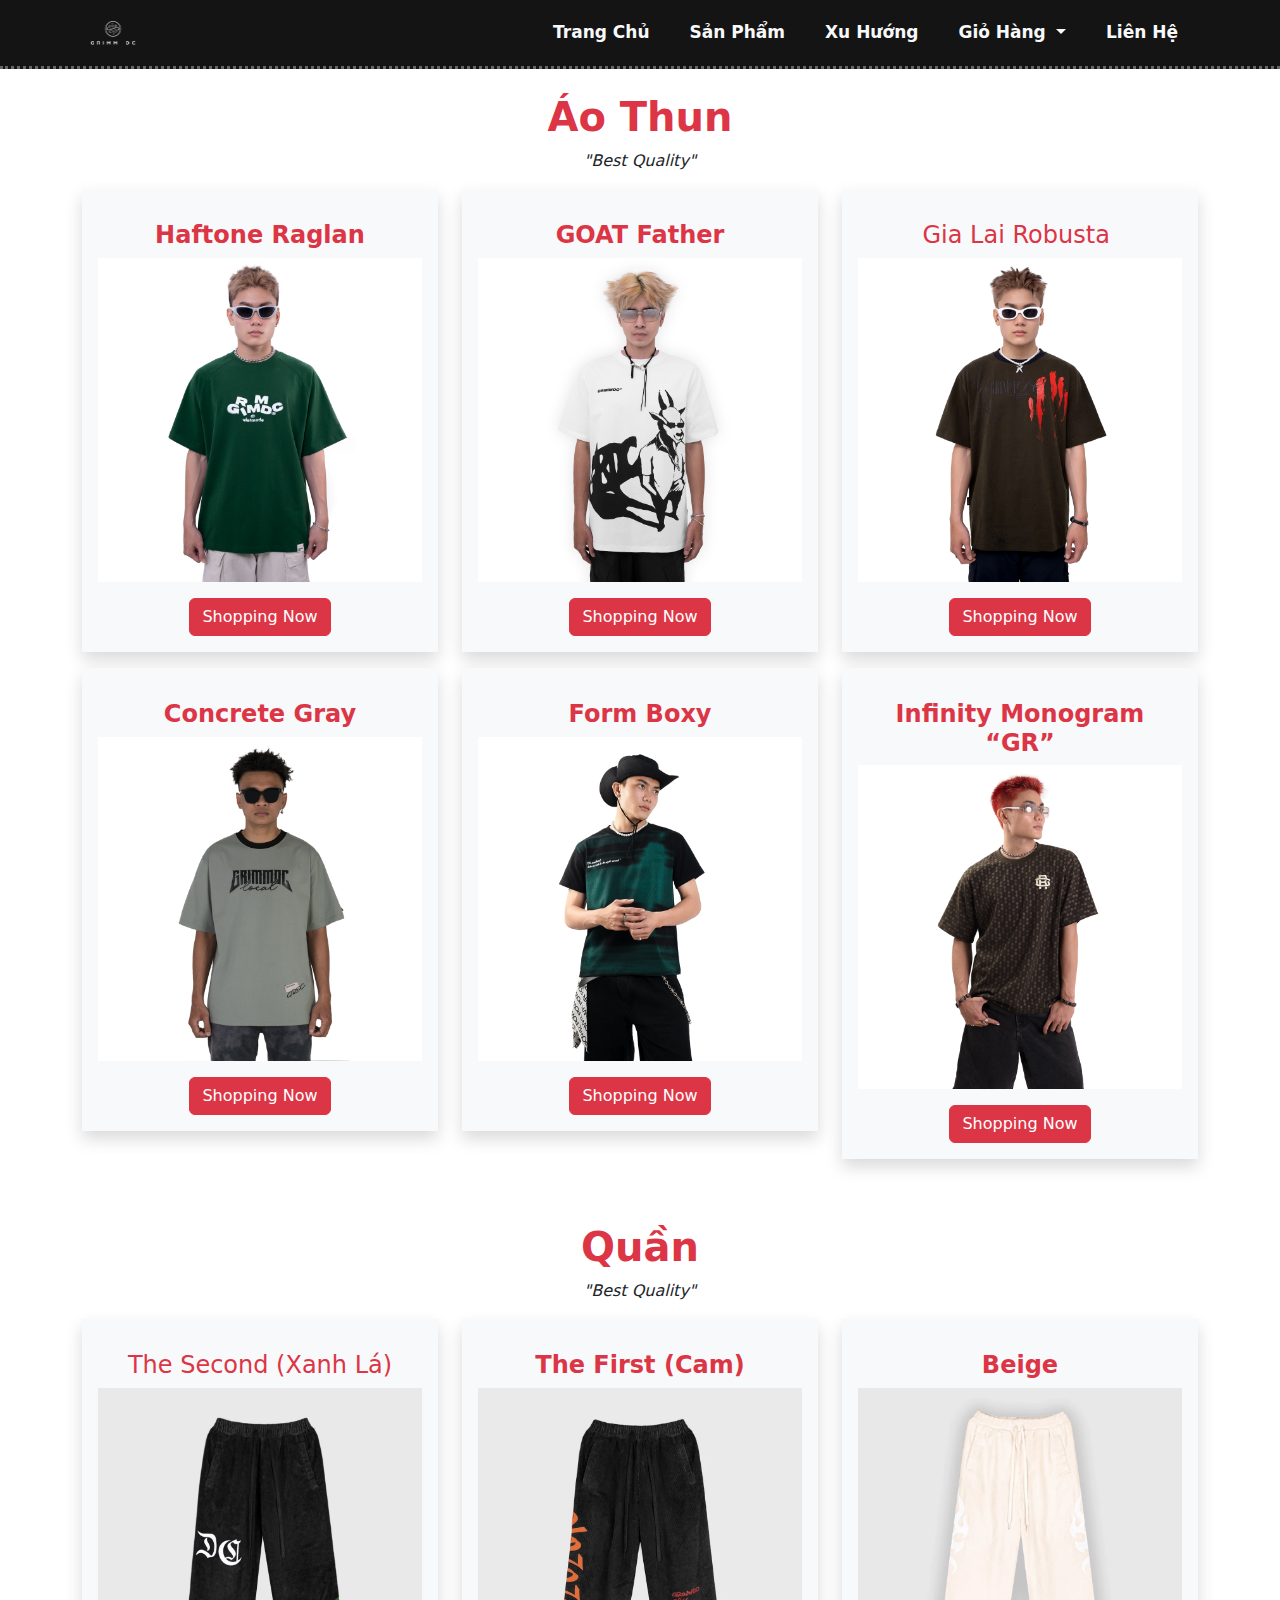
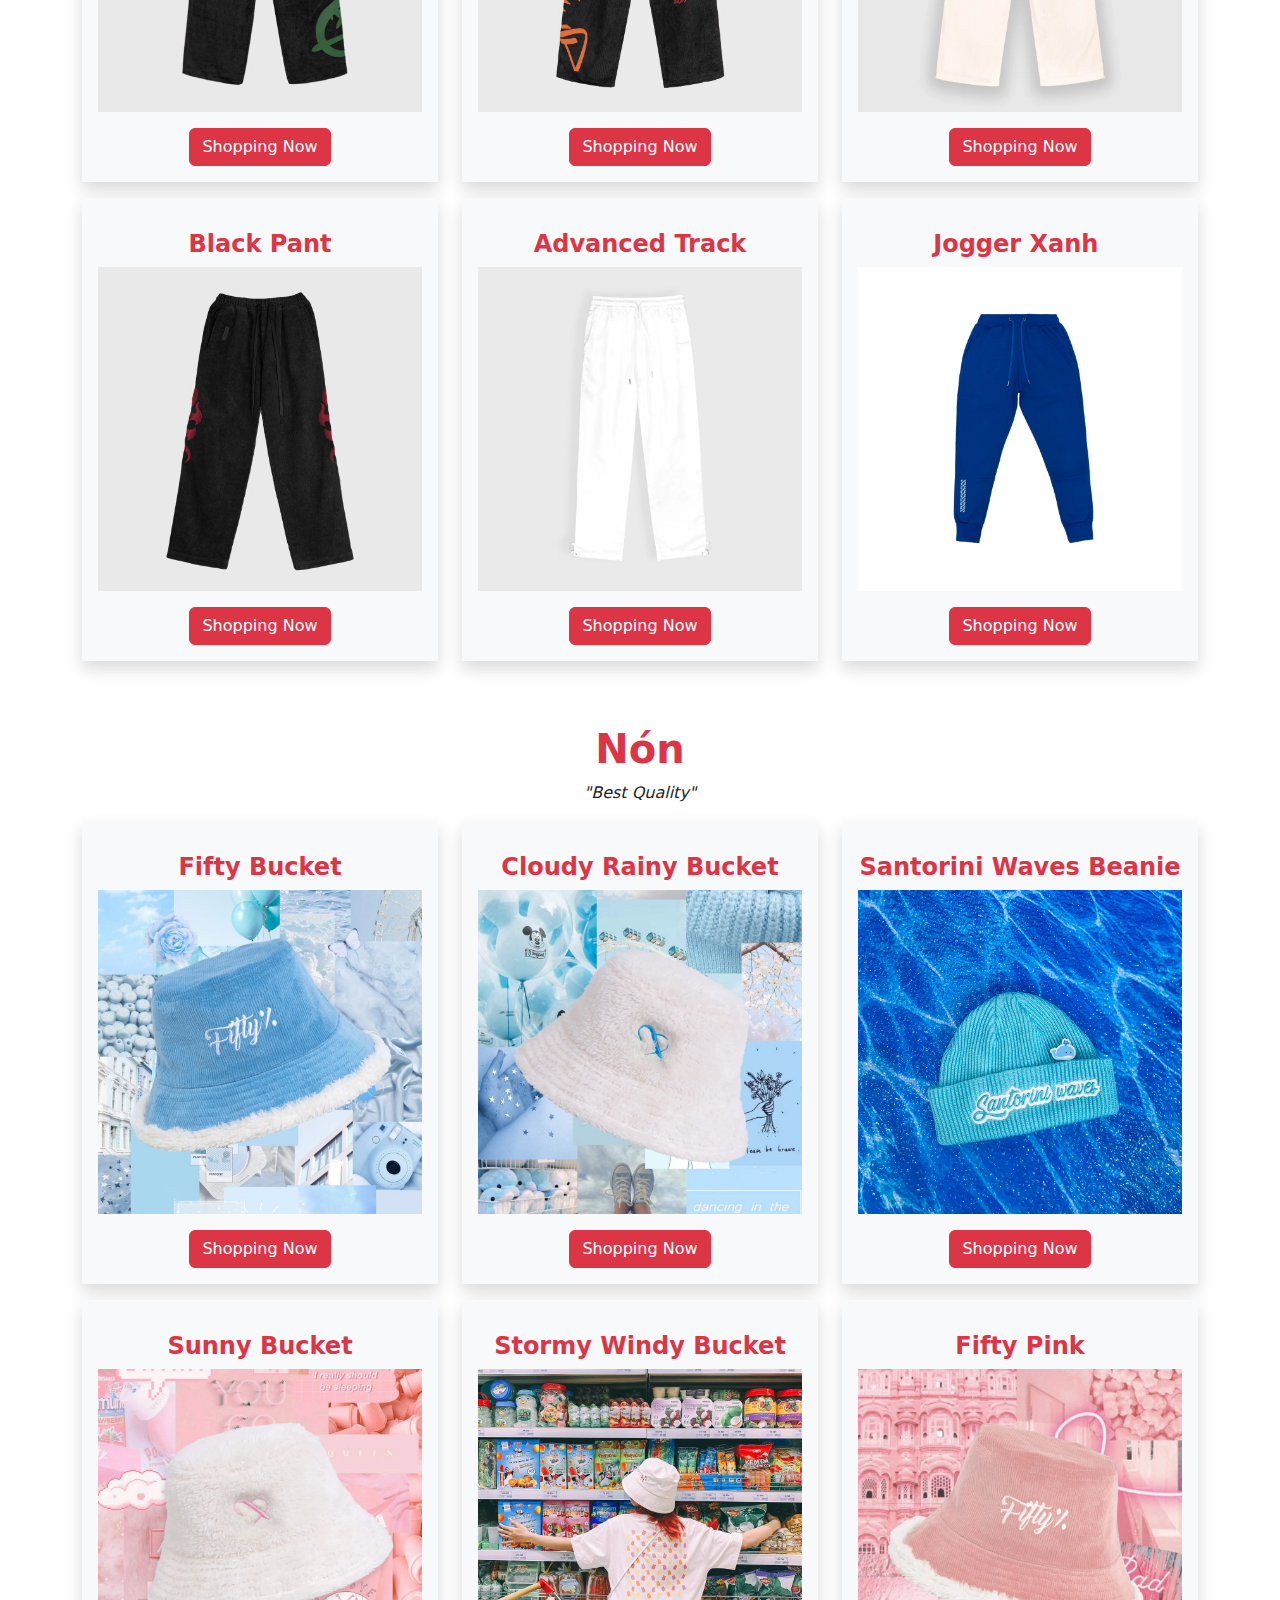
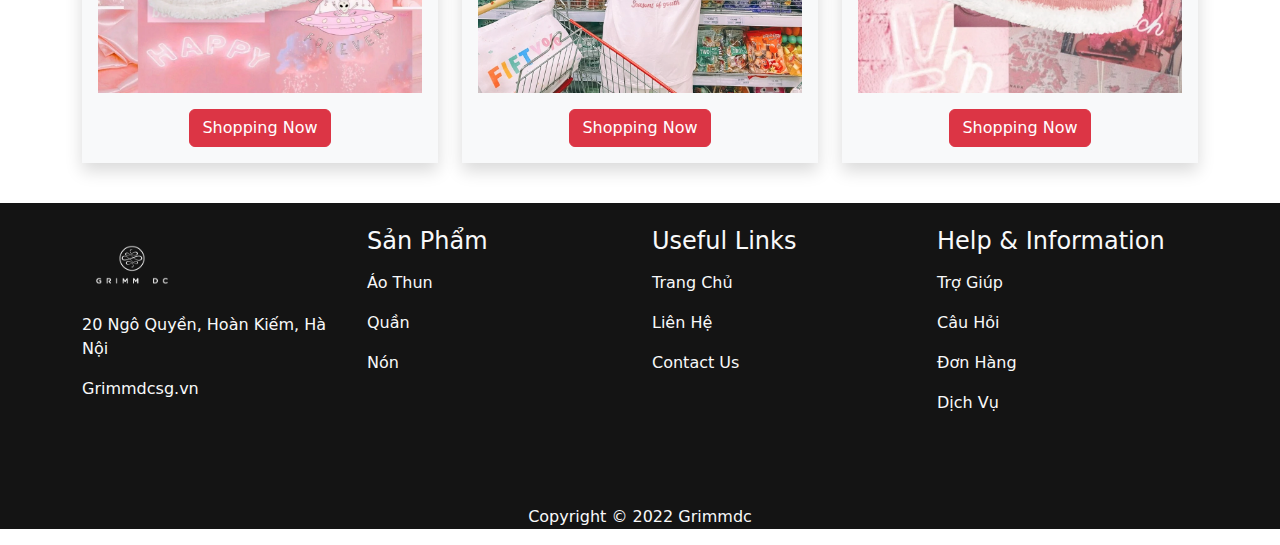
<file: men.html>
<!doctype html>
<html><!-- InstanceBegin template="/Templates/test.dwt" codeOutsideHTMLIsLocked="false" -->
<head>
<meta charset="utf-8">
<meta name="viewport" content="width=device-width, initial-scale=1">
<!-- InstanceBeginEditable name="doctitle" -->
<title>Untitled Document</title>
<!-- InstanceEndEditable -->
<link rel="stylesheet" href="css/css.css">
<link rel="stylesheet" href="css/bootstrap.css">
<link rel="stylesheet" href="css/all.min.css">
	<link rel="stylesheet" href="css/owl.carousel.css">
	<link rel="stylesheet" href="css/owl.theme.default.css">
	<link rel="icon" href="images/bl1.webp" type="image/x-icon">
<script src="js/bootstrap.bundle.min.js"></script>
<!-- InstanceBeginEditable name="head" -->
<!-- InstanceEndEditable -->
</head>

<body>
<nav class="navbar navbar-expand-lg  color1 border-bot">
  <div class="container"> <a class="navbar-brand" href="#"><img src="images/logo.webp" alt="" class="img-logo"></a>
    <button class="navbar-toggler" type="button" data-bs-toggle="collapse" data-bs-target="#navbarSupportedContent" aria-controls="navbarSupportedContent" aria-expanded="false" aria-label="Toggle navigation"> <span class="navbar-toggler-icon"></span> </button>
    <div class="collapse navbar-collapse" id="navbarSupportedContent">
      <ul class="navbar-nav ms-auto mb-2 mb-lg-0 ">
        <li class="nav-item"> <a class="nav-link active text-light" aria-current="page" href="index.html">Trang Chủ</a> </li>
        <li class="nav-item"> <a class="nav-link text-light" href="men.html">Sản Phẩm</a> </li>
       
        <li class="nav-item"> <a class="nav-link text-light">  Xu Hướng</a> </li>
        
        <li class="nav-item dropdown"> <a class="nav-link dropdown-toggle text-light" href="#" role="button" data-bs-toggle="dropdown" aria-expanded="false">  Giỏ Hàng </a>
          <ul class="dropdown-menu">
            <li><a class="dropdown-item " href="#"> Trạng Thái Đơn Hàng</a></li>
            <li><a class="dropdown-item " href="#"> Đơn Hàng</a></li>
          
            
          </ul>
        </li>
        <li class="nav-item"> <a class="nav-link text-light" href="explore.html">Liên Hệ</a> </li>
      </ul>
    </div>
  </div>
</nav>
<!-- InstanceBeginEditable name="fullwidth" -->
<main>
	<section id="at" class="py-4">
		<div class="container">
		<h1 class="text-center text-danger"> <strong> Áo Thun </strong> </h1>
			<p class="text-center"><i>"Best Quality"</i></p>
		
			<div class="row">
			<div class="col-lg-4 mb-3">
				<div class="shadow bg-light text-center p-3">
				<h4 class="pt-3 text-danger"><strong>Haftone Raglan</strong></h4>
			
				  <img src="images/at1.webp" alt="" class="img-fluid">
				  <p></p>
					<button type="button" class="btn btn-danger">Shopping Now</button>
			  </div>
				
			  </div>
					<div class="col-lg-4 mb-3">
				<div class="shadow bg-light text-center p-3">
				<h4 class="pt-3 text-danger"><strong>GOAT Father</strong></h4>
				
					<img src="images/at2.webp" alt="" class="img-fluid">
				  <p></p>
					<button type="button" class="btn btn-danger">Shopping Now</button>
				</div>
				
				</div>
					<div class="col-lg-4 mb-3 ">
				<div class="shadow bg-light text-center p-3">
				<h4 class="pt-3 text-danger">Gia Lai Robusta&nbsp;</h4>
					
				  <img src="images/at3.webp" alt="" class="img-fluid">
				  <p></p>
					<button type="button" class="btn btn-danger">Shopping Now</button>
				</div>
				
				</div>
			</div>
			
			<div class="row">
			<div class="col-lg-4 mb-3">
				<div class="shadow bg-light text-center p-3">
				<h4 class="pt-3 text-danger"><strong>Concrete Gray</strong></h4>
				
					<img src="images/at4.webp" alt="" class="img-fluid">
				  <p></p>
					<button type="button" class="btn btn-danger">Shopping Now</button>
			  </div>
				
			  </div>
					<div class="col-lg-4 mb-3">
				<div class="shadow bg-light text-center p-3">
				<h4 class="pt-3 text-danger"><strong>Form Boxy</strong></h4>
				
					<img src="images/at5.webp" alt="" class="img-fluid">
				  <p></p>
					<button type="button" class="btn btn-danger">Shopping Now</button>
				</div>
				
				</div>
					<div class="col-lg-4 mb-3 ">
				<div class="shadow bg-light text-center p-3">
				<h4 class="pt-3 text-danger"><strong>Infinity Monogram “GR”</strong></h4>
				
					<img src="images/at6.png" alt="" class="img-fluid">
				  <p></p>
					<button type="button" class="btn btn-danger">Shopping Now</button>
				</div>
				
			  </div>
			</div>
			
		</div>
	
	
	
	</section>
	
	
	
	<section id="quan" class="py-4">
		<div class="container">
		<h1 class="text-center text-danger"> <strong> Quần </strong> </h1>
			<p class="text-center"><i>"Best Quality"</i></p>
		
			<div class="row">
			<div class="col-lg-4 mb-3">
				<div class="shadow bg-light text-center p-3">
				<h4 class="pt-3 text-danger">The Second (Xanh Lá)</h4>
				
				  <img src="images/q1.webp" alt="" class="img-fluid">
				  <p></p>
					<button type="button" class="btn btn-danger">Shopping Now</button>
			  </div>
				
			  </div>
					<div class="col-lg-4 mb-3">
				<div class="shadow bg-light text-center p-3">
				<h4 class="pt-3 text-danger"><strong>The First (Cam)</strong></h4>
					
					<img src="images/q2.webp" alt="" class="img-fluid">
				  <p></p>
					<button type="button" class="btn btn-danger">Shopping Now</button>
				</div>
				
				</div>
					<div class="col-lg-4 mb-3 ">
				<div class="shadow bg-light text-center p-3">
				<h4 class="pt-3 text-danger"><strong>Beige</strong></h4>
					
					<img src="images/q3.webp" alt="" class="img-fluid">
				  <p></p>
					<button type="button" class="btn btn-danger">Shopping Now</button>
				</div>
				
				</div>
			</div>
			
			<div class="row">
			<div class="col-lg-4 mb-3">
				<div class="shadow bg-light text-center p-3">
				<h4 class="pt-3 text-danger"><strong>Black Pant</strong></h4>
					
					<img src="images/q4.webp" alt="" class="img-fluid">
				  <p></p>
					<button type="button" class="btn btn-danger">Shopping Now</button>
			  </div>
				
			  </div>
					<div class="col-lg-4 mb-3">
				<div class="shadow bg-light text-center p-3">
				<h4 class="pt-3 text-danger"><strong>Advanced Track</strong></h4>
					
					<img src="images/q5.webp" alt="" class="img-fluid">
				  <p></p>
					<button type="button" class="btn btn-danger">Shopping Now</button>
				</div>
				
				</div>
					<div class="col-lg-4 mb-3 ">
				<div class="shadow bg-light text-center p-3">
				<h4 class="pt-3 text-danger"><strong>Jogger Xanh&nbsp;</strong></h4>
					
					<img src="images/q6.webp" alt="" class="img-fluid">
				  <p></p>
					<button type="button" class="btn btn-danger">Shopping Now</button>
				</div>
				
			  </div>
			</div>
			
		</div>
	
	
	
	</section>
	<section id="non" class="py-4">
		<div class="container">
		<h1 class="text-center text-danger"> <strong> Nón </strong> </h1>
			<p class="text-center"><i>"Best Quality"</i></p>
		
			<div class="row">
			<div class="col-lg-4 mb-3">
				<div class="shadow bg-light text-center p-3">
				<h4 class="pt-3 text-danger"><strong>Fifty Bucket</strong></h4>
			
				  <img src="images/n1.webp"  alt="" class="img-fluid">
				  <p></p>
					<button type="button" class="btn btn-danger">Shopping Now</button>
			  </div>
				
			  </div>
					<div class="col-lg-4 mb-3">
				<div class="shadow bg-light text-center p-3">
				<h4 class="pt-3 text-danger"><strong>Cloudy Rainy Bucket</strong></h4>
				
					<img src="images/n3.webp" alt="" class="img-fluid">
				  <p></p>
					<button type="button" class="btn btn-danger">Shopping Now</button>
				</div>
				
				</div>
					<div class="col-lg-4 mb-3 ">
				<div class="shadow bg-light text-center p-3">
				<h4 class="pt-3 text-danger"><strong>Santorini Waves Beanie</strong></h4>
					
					<img src="images/n4.jpeg" alt="" class="img-fluid">
				  <p></p>
					<button type="button" class="btn btn-danger">Shopping Now</button>
				</div>
				
				</div>
			</div>
			
			<div class="row">
			<div class="col-lg-4 mb-3">
				<div class="shadow bg-light text-center p-3">
				<h4 class="pt-3 text-danger"><strong>Sunny Bucket</strong></h4>
				
					<img src="images/n5.webp"  alt="" class="img-fluid">
				  <p></p>
					<button type="button" class="btn btn-danger">Shopping Now</button>
			  </div>
				
			  </div>
					<div class="col-lg-4 mb-3">
				<div class="shadow bg-light text-center p-3">
				<h4 class="pt-3 text-danger"><strong>Stormy Windy Bucket</strong></h4>
				
					<img src="images/n7.webp" alt="" class="img-fluid">
				  <p></p>
					<button type="button" class="btn btn-danger">Shopping Now</button>
				</div>
				
				</div>
					<div class="col-lg-4 mb-3 ">
				<div class="shadow bg-light text-center p-3">
				<h4 class="pt-3 text-danger"><strong>Fifty Pink</strong></h4>
				
					<img src="images/nn.webp"  alt="" class="img-fluid">
				  <p></p>
					<button type="button" class="btn btn-danger">Shopping Now</button>
				</div>
				
			  </div>
			</div>
			
	  </div>
	
	
	
	</section>
	</main>
<!-- InstanceEndEditable -->
<footer class="bg-dark text-light color1">
		<div class="container">
		<div class="row pt-4">
			<div class="col-lg-3 ">
				<a href="index.html"><img src="images/logo.webp" alt="" class="img-logo-head"></a>
			
			<p class="pt-3">20 Ngô Quyền, Hoàn Kiếm, Hà Nội</p>
			<p>Grimmdcsg.vn</p>
			<p>&nbsp;</p>
				</div>
		<div class="col-lg-3 ">
				<h4>	Sản Phẩm </h4>
			<ul class="navbar-nav">
			<li class="nav-item"><a href="men.html" class="nav-link">Áo Thun</a></li>
				<li class="nav-item"><a href="" class="nav-link">Quần</a></li>
				<li class="nav-item"><a href="" class="nav-link"> Nón</a></li>
				
				
			</ul>
			
				</div>
			<div class="col-lg-3 ">
				<h4> Useful Links </h4>
			<ul class="navbar-nav">
			<li class="nav-item"><a href="index.html" class="nav-link"> Trang Chủ</a></li>
				<li class="nav-item"><a href="explore.html" class="nav-link"> Liên Hệ</a></li>
				
					<li class="nav-item"><a href="" class="nav-link">Contact Us</a></li>
				
				
				
			</ul>
			
				</div>
			<div class="col-lg-3 ">
				<h4>Help &amp; Information </h4>
			<ul class="navbar-nav">
			<li class="nav-item"><a href="" class="nav-link">Trợ Giúp</a></li>
				<li class="nav-item"><a href="" class="nav-link"> Câu Hỏi&nbsp;</a></li>
				<li class="nav-item"><a href="" class="nav-link">Đơn Hàng</a></li>
				<li class="nav-item"><a href="" class="nav-link"> Dịch Vụ</a></li>
				
				
			</ul>
			
				</div>
		
			
			
			</div>
			<p class="text-center pt-5">Copyright © 2022 Grimmdc </p>
		
		
		
		</div>
	
	
	
	
	</footer>
	<script src="js/jquery-3.6.0.min.js"></script>
		<script src="js/owl.carousel.js"></script>
	<script src="js/control.js"></script>
	
</body>
<!-- InstanceEnd --></html>
</file>
<file: css/css.css>
@charset "utf-8";
/* CSS Document */
.navbar .navbar-nav .nav-item .nav-link {
  padding: 8px 20px;
  font-size: 17px;
  font-weight: 600;
  border-radius: 20px
}
.navbar .navbar-nav .nav-item .nav-link:hover {
  background-color: red;
  color: black
}
.navbar .navbar-nav .nav-item .dropdown-menu {
  background-color: white;
  padding-top: 0;
  padding-bottom: 0;
  width: 230px
#626262}
.navbar .navbar-nav .nav-item .dropdown-menu li {
  border-bottom: 1px dotted 
}
.navbar .navbar-nav .nav-item .dropdown-menu .dropdown-item {
  color: #8B0002;
  transition: all 0.6s}
.navbar .navbar-nav .nav-item .dropdown-menu .dropdown-item:hover {
  padding-left: 30px;
  color: black
}
main {
  width: 100%;
  min-height: 800px
}
.footer .navbar-nav .nav-item .nav-link {
  padding: 10px
}
.footer .navbar-nav .nav-item .nav-link:hover {
  color: #BA9F78
}
@media (max-width: 667px) {
  footer {
    text-align: center
  }
}
.border-bot {
  border-bottom: 3px dotted #676767
}
.banner-r {
  position: relative
}
.cover {
  position: absolute;
  width: 90%;
  height: 90%;
  background-color: rgba(0, 0, 0, 0.8);
  left: 5%;
  top: 5%;
  color: white;
  text-align: center;
  display: flex;
  flex-direction: column;
  justify-content: center;
  align-items: center;
  transform: scale(0)rotateY(360deg);
  transition: all 1s
}
.banner-r:hover .cover {
  transform: scale(1)rotateY(0deg)
}
.hinh {
  position: relative;
  overflow: hidden
}
.icon {
  position: absolute;
  width: 80%;
  height: 45px;
  left: 10%;
  top: 105%;
  display: flex;
  justify-content: space-around;
  transition: all 0.8s
}
.icon a {
  height: 45px;
  width: 45px;
  background-color: whitesmoke;
  color: black;
  border-radius: 50%;
  display: flex;
  justify-content: center;
  align-items: center;
  text-decoration: none
}
.icon a:hover {
  background-color: antiquewhite;
  color: black
}
.hinh:hover .icon {
  top: 60%
}
#sp-men .owl-nav {
  position: absolute;
  left: 0px;
  top: 30%;
  width: 100%;
}
#sp-men .owl-nav [class*='owl-'] {
  font-size: 40px; /*background:rgba(255,255,255,.5);border:1px solid #fff; */ color: black
}
#sp-men .owl-nav .owl-next {
  position: absolute;
  right: -2%;
}
#sp-men .owl-nav .owl-prev {
  position: absolute;
  left: -2%;
}
#sp-men .owl-nav [class*='owl-']:hover {
  background: none;
  border: none;
  color: red;
  text-decoration: none;
}
#sp-women .owl-nav {
  position: absolute;
  left: 0px;
  top: 30%;
  width: 100%;
}
#sp-women .owl-nav [class*='owl-'] {
  font-size: 40px; /*background:rgba(255,255,255,.5);border:1px solid #fff; */ color: black
}
#sp-women .owl-nav .owl-next {
  position: absolute;
  right: -2%;
}
#sp-women .owl-nav .owl-prev {
  position: absolute;
  left: -2%;
}
#sp-women .owl-nav [class*='owl-']:hover {
  background: none;
  border: none;
  color: red;
  text-decoration: none;
}

#sp-kid .owl-nav {
  position: absolute;
  left: 0px;
  top: 30%;
  width: 100%;
}
#sp-kid .owl-nav [class*='owl-'] {
  font-size: 40px; /*background:rgba(255,255,255,.5);border:1px solid #fff; */ color: black
}
#sp-kid .owl-nav .owl-next {
  position: absolute;
  right: -2%;
}
#sp-kid .owl-nav .owl-prev {
  position: absolute;
  left: -2%;
}
#sp-kid .owl-nav [class*='owl-']:hover {
  background: none;
  border: none;
  color: red;
  text-decoration: none;
}
.box {
  width: 100%;
  height: 100%;
  background-color: #AD090B ;
  padding: 15px;
  text-align: center;
  display: flex;
  flex-direction: column;
  justify-content: center
}
#media .instagram {
  position: relative;
  overflow: hidden
}
#media .cover2 {
  position: absolute;
  width: 100%;
  height: 100%;
  background-color: rgba(0, 0, 0, 0.8);
  left: 0;
  top: 100%;
  color: white;
  padding: 10px;
  display: flex;
  flex-direction: column;
  justify-content: flex-end;
  transition: all 0.8s
}
#media .cover2 a {
  color: white
}
#media .cover2 a:hover {
  color: red
}
#media .instagram:hover .cover2 {
  top: 0
}
@media (max-width: 667px) {
  #media .cover2 {
    display: none
  }
}
#page-header {
  width: 100%;
  min-height: 300px;
  background-image: url("../images/home_sm_img.png");
  background-repeat: no-repeat;
  background-position: center center;
  background-size: cover;
  position: relative;
  display: flex;
  justify-content: center;
  align-items: center;
  margin-top: 30px
}
.caption {
  color: white;
  text-align: center;
  width: 30%;
  position: absolute
}
#about .social-icon {
  height: 45px;
  width: 100%;
  display: flex;
  margin-top: 30px
}
#about .social-icon .box {
  width: 45px;
  height: 45px;
  background-color: #A20002;
  border-radius: 50%;
  margin-right: 20px;
}
#about .social-icon .box a {
  color: white;
  text-decoration: none
}
#about .social-icon .box:hover {
  background-color: #790305}
#about .social-icon .box:hover a {
  color: black
}
#team .team {
  position: relative
}
#team .team-cover {
  position: absolute;
  width: 100%;
  height: 100%;
  background-color: rgba(0, 0, 0, 0.60);
  left: 0;
  top: 0;
  display: flex;
  justify-content: center;
  align-items: center;
  opacity: 0;
  transition: all 0.8s
}
#team .social {
  width: 80%;
  position: absolute;
  left: 10%;
  height: 45px;
  display: flex;
  justify-content: space-between;
}
#team .social a {
  height: 45px;
  width: 45px;
  background-color: #978164;
  border-radius: 50%;
  display: flex;
  justify-content: center;
  align-items: center;
  text-decoration: none;
  color: black
}
#team .social a:hover {
  background-color: black;
  color: white
}
#team .team:hover .team-cover {
  opacity: 1
}
.img-logo{height: 40px;width:auto ; position: relative;
  display: flex;
  justify-content: center;
  align-items: center;}
.img-logo-head{height: 70px; padding-top: 6px;width:auto ; position: relative;
  display: flex;
  justify-content: center;
  align-items: center;}
.color1{background-color: #141414}
</file>
